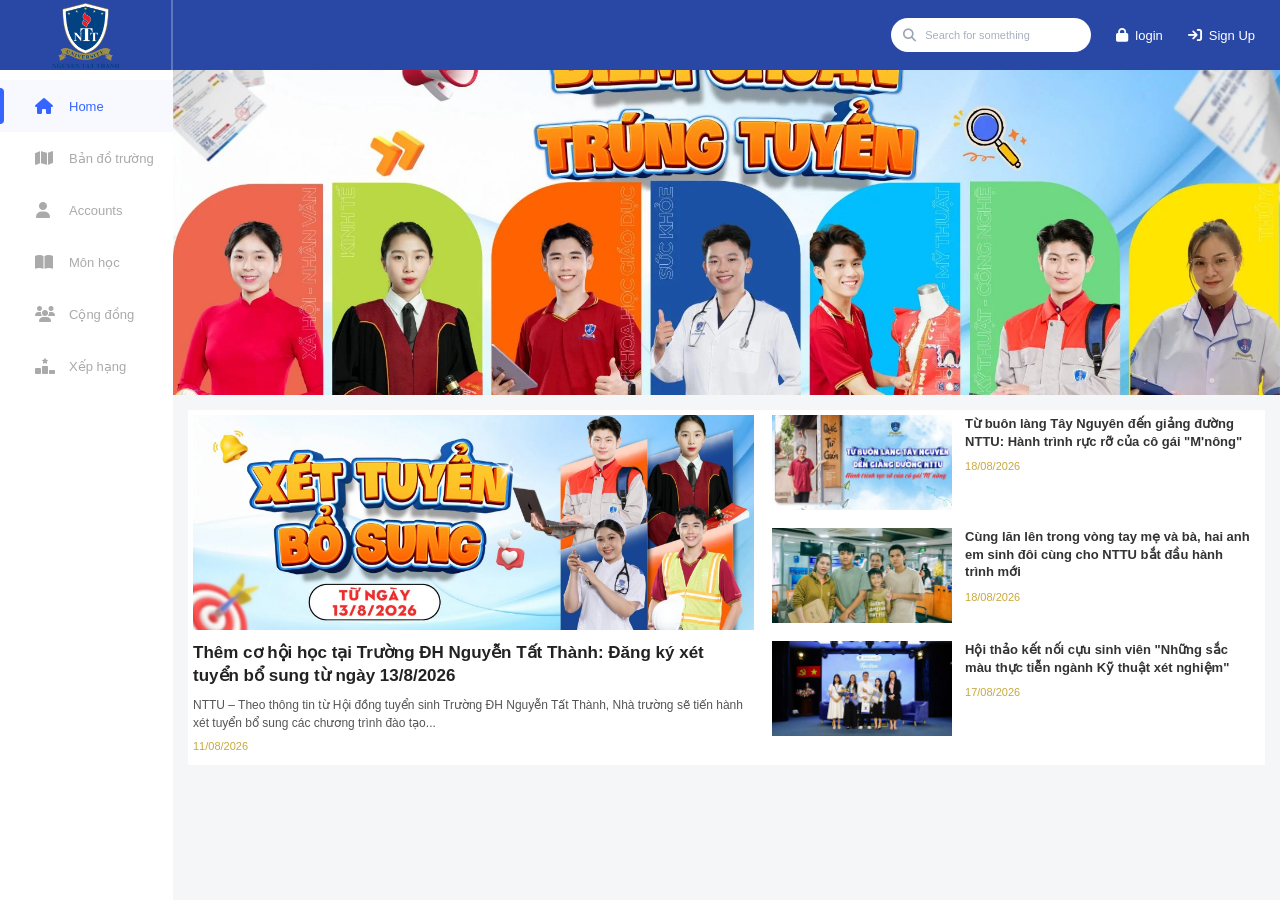
<file: index.html>
<!DOCTYPE html>
<html lang="vi">
<head>
    <meta charset="UTF-8">
    <meta name="viewport" content="width=device-width, initial-scale=1.0">

    <title>NTTU - Home</title>

    <link rel="stylesheet" href="indexStyle.css">

    <!-- Font Awesome -->
    <link rel="stylesheet" href="https://cdnjs.cloudflare.com/ajax/libs/font-awesome/6.5.2/css/all.min.css">
</head>
<body>

<div class="page">
    <!-- ================= HEADER ================= -->
    <header class="header">

        <!-- Logo -->
        <div class="logo-area">
            <img src="images/logo.png" alt="NTTU Logo">
        </div>

        <!-- Header right -->
        <div class="header-right">

            <!-- Search -->
            <div class="search-box">
                <i class="fa-solid fa-magnifying-glass"></i>
                <input
                    type="text"
                    placeholder="Search for something"
                >
            </div>
            <!-- Login -->
            <a href="login.php" class="header-link">
                <i class="fa-solid fa-lock"></i>
                <span>login</span>
            </a>
            <!-- Sign Up -->
            <a href="login.php" class="header-link">
                <i class="fa-solid fa-arrow-right-to-bracket"></i>
                <span>Sign Up</span>
            </a>
        </div>
    </header>

    <!-- ================= MAIN ================= -->
    <div class="main">

        <!-- ================= SIDEBAR ================= -->
        <aside class="sidebar">

            <nav class="menu">

                <a href="#" class="menu-item active">
                    <i class="fa-solid fa-house"></i>
                    <span>Home</span>
                </a>
                <a href="map.html" class="menu-item">
                    <i class="fa-solid fa-map"></i>
                    <span>Bản đồ trường</span>
                </a>
                <a href="login.php" class="menu-item">
                    <i class="fa-solid fa-user"></i>
                    <span>Accounts</span>
                </a>
                <a href="courses.php" class="menu-item">
                    <i class="fa-solid fa-book-open"></i>
                    <span>Môn học</span>
                </a>
                <a href="community.php" class="menu-item">
                    <i class="fa-solid fa-users"></i>
                    <span>Cộng đồng</span>
                </a>

                <a href="ranking_results.php" class="menu-item">
                    <i class="fa-solid fa-ranking-star"></i>
                    <span>Xếp hạng</span>
                </a>

            </nav>

        </aside>

        <!-- ================= CONTENT ================= -->
        <main class="content">

            <!-- Banner -->
            <section class="banner">
                <img
                    src="images/banner.webp"
                    alt="Điểm chuẩn trúng tuyển"
                >
            </section>
            <!-- News -->
            <section class="news-container">

                <!-- ===== MAIN NEWS ===== -->
                <article class="main-news">

                    <img
                        src="images/xettuyen.webp"
                        alt="Xét tuyển bổ sung"
                    >

                    <h2>
                        Thêm cơ hội học tại Trường ĐH Nguyễn Tất Thành:
                        Đăng ký xét tuyển bổ sung từ ngày 13/8/2026
                    </h2>

                    <p class="description">
                        NTTU – Theo thông tin từ Hội đồng tuyển sinh Trường
                        ĐH Nguyễn Tất Thành, Nhà trường sẽ tiến hành xét tuyển
                        bổ sung các chương trình đào tạo...
                    </p>

                    <span class="date">
                        11/08/2026
                    </span>

                </article>

                <!-- ===== SIDE NEWS ===== -->
                <div class="side-news">

                    <!-- News 1 -->
                    <article class="news-item">

                        <img
                            src="images/mnong.webp"
                            alt=""
                        >

                        <div class="news-info">

                            <h3>
                                Từ buôn làng Tây Nguyên đến giảng đường NTTU:
                                Hành trình rực rỡ của cô gái "M'nông"
                            </h3>

                            <span class="date">
                                18/08/2026
                            </span>

                        </div>

                    </article>


                    <!-- News 2 -->
                    <article class="news-item">

                        <img
                            src="images/sinhdoi.webp"
                            alt=""
                        >

                        <div class="news-info">

                            <h3>
                                Cùng lăn lên trong vòng tay mẹ và bà,
                                hai anh em sinh đôi cùng cho NTTU bắt đầu
                                hành trình mới
                            </h3>

                            <span class="date">
                                18/08/2026
                            </span>

                        </div>

                    </article>


                    <!-- News 3 -->
                    <article class="news-item">

                        <img
                            src="images/hoithao.webp"
                            alt=""
                        >

                        <div class="news-info">

                            <h3>
                                Hội thảo kết nối cựu sinh viên
                                "Những sắc màu thực tiễn ngành Kỹ thuật xét nghiệm"
                            </h3>

                            <span class="date">
                                17/08/2026
                            </span>

                        </div>

                    </article>

                </div>

            </section>

        </main>

    </div>

</div>

</body>
</html>
</file>
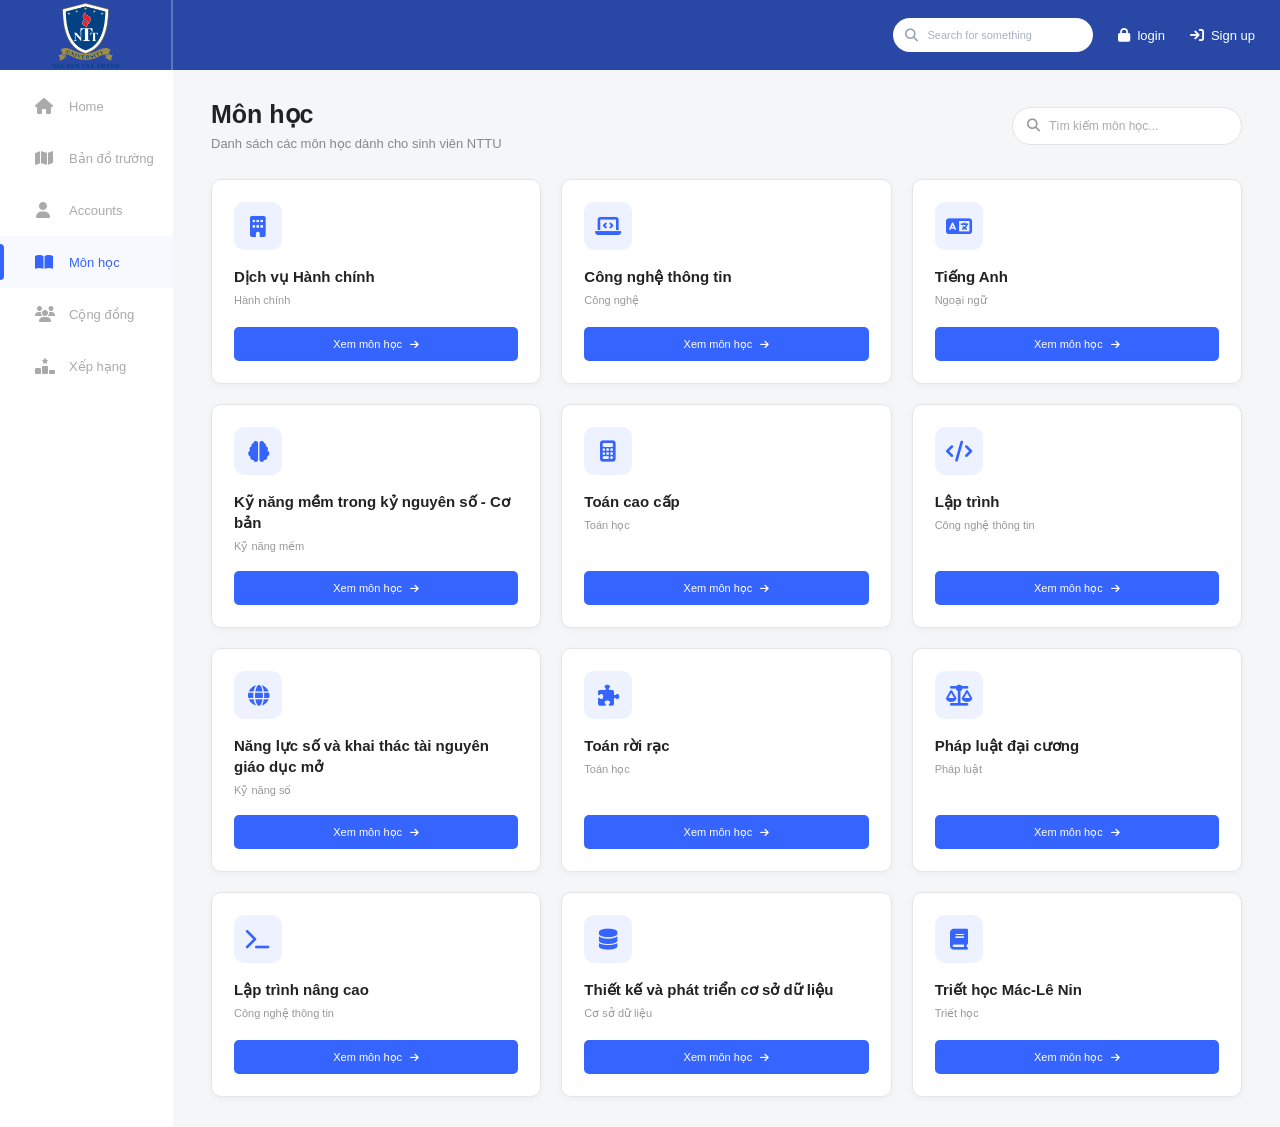
<file: course.html>
<!DOCTYPE html>
<html lang="vi">

<head>
    <meta charset="UTF-8">
    <meta name="viewport" content="width=device-width, initial-scale=1.0">

    <title>NTTU - Môn học</title>

    <link rel="stylesheet" href="indexStyle.css">

    <!-- Font Awesome -->
    <link
        rel="stylesheet"
        href="https://cdnjs.cloudflare.com/ajax/libs/font-awesome/6.5.2/css/all.min.css"
    >
</head>

<body>

<div class="page">

    <!-- ================= HEADER ================= -->

    <header class="header">

        <!-- Logo -->
        <div class="logo-area">
            <img src="images/logo.png" alt="NTTU Logo">
        </div>


        <div class="header-right">

            <!-- Search -->
            <div class="search-box">

                <i class="fa-solid fa-magnifying-glass"></i>

                <input
                    type="text"
                    placeholder="Search for something"
                >

            </div>

            <!-- Login -->
            <a href="login.php" class="header-link">
                <i class="fa-solid fa-lock"></i>
                <span>login</span>
            </a>

            <!-- Sign Up -->
            <a href="login.php" class="header-link">
                <i class="fa-solid fa-arrow-right-to-bracket"></i>
                <span>Sign up</span>
            </a>

        </div>

    </header>


    <!-- ================= MAIN ================= -->

    <div class="main">


        <!-- ================= SIDEBAR ================= -->

        <aside class="sidebar">

            <nav class="menu">

                <!-- Home -->
                <a href="index.html" class="menu-item">

                    <i class="fa-solid fa-house"></i>

                    <span>Home</span>

                </a>


                <!-- Map -->
                <a href="map.html" class="menu-item">
                    <i class="fa-solid fa-map"></i>
                    <span>Bản đồ trường</span>
                </a>

                <!-- Accounts -->
                <a href="account.php" class="menu-item">
                    <i class="fa-solid fa-user"></i>
                    <span>Accounts</span>
                </a>


                <!-- Subjects -->
                <a href="course.html" class="menu-item active">

                    <i class="fa-solid fa-book-open"></i>

                    <span>Môn học</span>

                </a>


                <!-- Community -->
                <a href="community.php" class="menu-item">

                    <i class="fa-solid fa-users"></i>

                    <span>Cộng đồng</span>

                </a>


                <!-- Ranking -->
                <a href="ranking_results.php" class="menu-item">

                    <i class="fa-solid fa-ranking-star"></i>

                    <span>Xếp hạng</span>

                </a>

            </nav>

        </aside>

        <!-- ================= COURSE CONTENT ================= -->

        <main class="course-content">

            <!-- Tiêu đề -->
            <div class="course-header">
                <div>
                    <h1>Môn học</h1>
                    <p>Danh sách các môn học dành cho sinh viên NTTU</p>
                </div>

            <div class="course-search">
                <i class="fa-solid fa-magnifying-glass"></i>
                <input
                    type="text"
                    id="courseSearch"
                    placeholder="Tìm kiếm môn học..."
                >
                </div>
            </div>


            <!-- Danh sách môn học -->
            <div class="course-grid" id="courseGrid">

                <!-- 1 -->
                <div class="course-card">
                    <div class="course-icon">
                    <i class="fa-solid fa-building"></i>
                </div>

                <div class="course-info">
                    <h3>Dịch vụ Hành chính</h3>
                    <p>Hành chính</p>
                </div>

                <a href="#" class="course-button">
                    Xem môn học
                    <i class="fa-solid fa-arrow-right"></i>
                </a>
            </div>


                <!-- 2 -->
                <div class="course-card">
                    <div class="course-icon">
                    <i class="fa-solid fa-laptop-code"></i>
                </div>

                <div class="course-info">
                    <h3>Công nghệ thông tin</h3>
                    <p>Công nghệ</p>
                </div>

                <a href="#" class="course-button">
                    Xem môn học
                    <i class="fa-solid fa-arrow-right"></i>
                </a>
            </div>


        <!-- 3 -->
        <div class="course-card">
            <div class="course-icon">
                <i class="fa-solid fa-language"></i>
            </div>

            <div class="course-info">
                <h3>Tiếng Anh</h3>
                <p>Ngoại ngữ</p>
            </div>

            <a href="#" class="course-button">
                Xem môn học
                <i class="fa-solid fa-arrow-right"></i>
            </a>
        </div>


        <!-- 4 -->
        <div class="course-card">
            <div class="course-icon">
                <i class="fa-solid fa-brain"></i>
            </div>

            <div class="course-info">
                <h3>Kỹ năng mềm trong kỷ nguyên số - Cơ bản</h3>
                <p>Kỹ năng mềm</p>
            </div>

            <a href="#" class="course-button">
                Xem môn học
                <i class="fa-solid fa-arrow-right"></i>
            </a>
        </div>


        <!-- 5 -->
        <div class="course-card">
            <div class="course-icon">
                <i class="fa-solid fa-calculator"></i>
            </div>

            <div class="course-info">
                <h3>Toán cao cấp</h3>
                <p>Toán học</p>
            </div>

            <a href="#" class="course-button">
                Xem môn học
                <i class="fa-solid fa-arrow-right"></i>
            </a>
        </div>


        <!-- 6 -->
        <div class="course-card">
            <div class="course-icon">
                <i class="fa-solid fa-code"></i>
            </div>

            <div class="course-info">
                <h3>Lập trình</h3>
                <p>Công nghệ thông tin</p>
            </div>

            <a href="#" class="course-button">
                Xem môn học
                <i class="fa-solid fa-arrow-right"></i>
            </a>
        </div>


        <!-- 7 -->
        <div class="course-card">
            <div class="course-icon">
                <i class="fa-solid fa-globe"></i>
            </div>

            <div class="course-info">
                <h3>Năng lực số và khai thác tài nguyên giáo dục mở</h3>
                <p>Kỹ năng số</p>
            </div>

            <a href="#" class="course-button">
                Xem môn học
                <i class="fa-solid fa-arrow-right"></i>
            </a>
        </div>


        <!-- 8 -->
        <div class="course-card">
            <div class="course-icon">
                <i class="fa-solid fa-puzzle-piece"></i>
            </div>

            <div class="course-info">
                <h3>Toán rời rạc</h3>
                <p>Toán học</p>
            </div>

            <a href="#" class="course-button">
                Xem môn học
                <i class="fa-solid fa-arrow-right"></i>
            </a>
        </div>


        <!-- 9 -->
        <div class="course-card">
            <div class="course-icon">
                <i class="fa-solid fa-scale-balanced"></i>
            </div>

            <div class="course-info">
                <h3>Pháp luật đại cương</h3>
                <p>Pháp luật</p>
            </div>

            <a href="#" class="course-button">
                Xem môn học
                <i class="fa-solid fa-arrow-right"></i>
            </a>
        </div>


        <!-- 10 -->
        <div class="course-card">
            <div class="course-icon">
                <i class="fa-solid fa-terminal"></i>
            </div>

            <div class="course-info">
                <h3>Lập trình nâng cao</h3>
                <p>Công nghệ thông tin</p>
            </div>

            <a href="#" class="course-button">
                Xem môn học
                <i class="fa-solid fa-arrow-right"></i>
            </a>
        </div>


        <!-- 11 -->
        <div class="course-card">
            <div class="course-icon">
                <i class="fa-solid fa-database"></i>
            </div>

            <div class="course-info">
                <h3>Thiết kế và phát triển cơ sở dữ liệu</h3>
                <p>Cơ sở dữ liệu</p>
            </div>

            <a href="#" class="course-button">
                Xem môn học
                <i class="fa-solid fa-arrow-right"></i>
            </a>
        </div>


        <!-- 12 -->
        <div class="course-card">
            <div class="course-icon">
                <i class="fa-solid fa-book"></i>
            </div>

            <div class="course-info">
                <h3>Triết học Mác-Lê Nin</h3>
                <p>Triết học</p>
            </div>

            <a href="#" class="course-button">
                Xem môn học
                <i class="fa-solid fa-arrow-right"></i>
            </a>
        </div>

    </div>

</main>
        

    </div>

</div>
    <script src="course.js"></script>
</body>

</html>
</file>
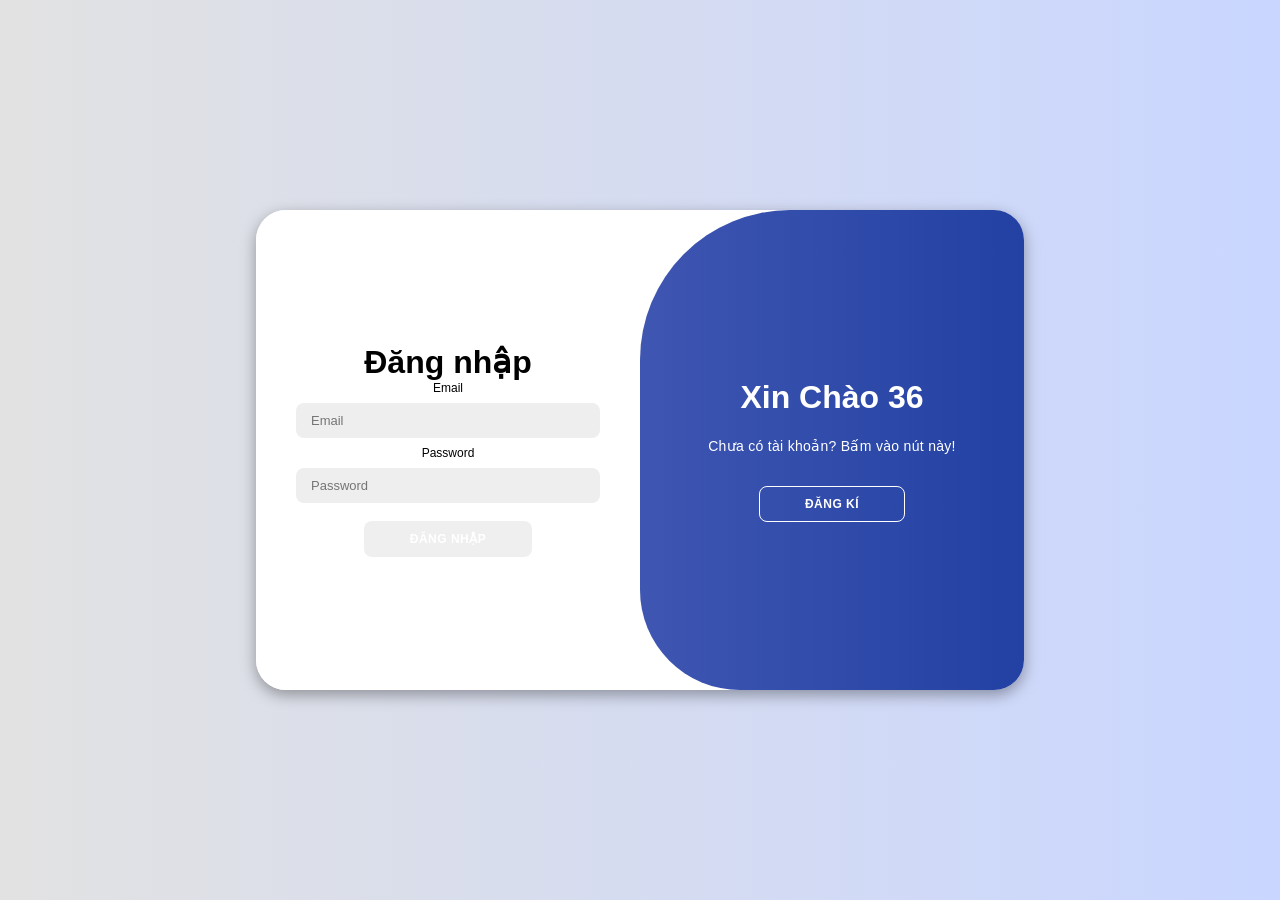
<file: login.html>
<!DOCTYPE html>
<html lang="en">

<head>
    <meta charset="UTF-8">
    <meta name="viewport" content="width=device-width, initial-scale=1.0">
        <link rel="stylesheet" href="style.css">
    <title>Login page</title>
</head>

<body>

    <div class="container" id="container">
        <div class="form-container sign-up">
            <form>
                <h1>Tạo tài khoản </h1>
                <span>Email</span>
                 <input type="email" placeholder="Email">
                <span>Password</span>
                <input type="password" placeholder="Password">
                <button>Tạo tài khoản</button>
            </form>
        </div>
        <div class="form-container sign-in">
            <form>
                <h1>Đăng nhập</h1>
                <span>Email</span>
                <input type="email" placeholder="Email">
                <span>Password</span>
                <input type="password" placeholder="Password">
                  <button>Đăng nhập</button>
            </form>
        </div>
        <div class="toggle-container">
            <div class="toggle">
                <div class="toggle-panel toggle-left">
                    <h1>Xin Chào 36</h1>
                    <p>Bạn đã có tài khoản? Bấm vào nút này!</p>
                    <button class="hidden" id="login">Đăng nhập</button>
                </div>
                <div class="toggle-panel toggle-right">
                    <h1>Xin Chào 36</h1>
                    <p>Chưa có tài khoản? Bấm vào nút này!</p>
                    <button class="hidden" id="register">Đăng kí</button>
                </div>
            </div>
        </div>
    </div>

    <script src="js.js"></script>
</body>

</html>
</file>
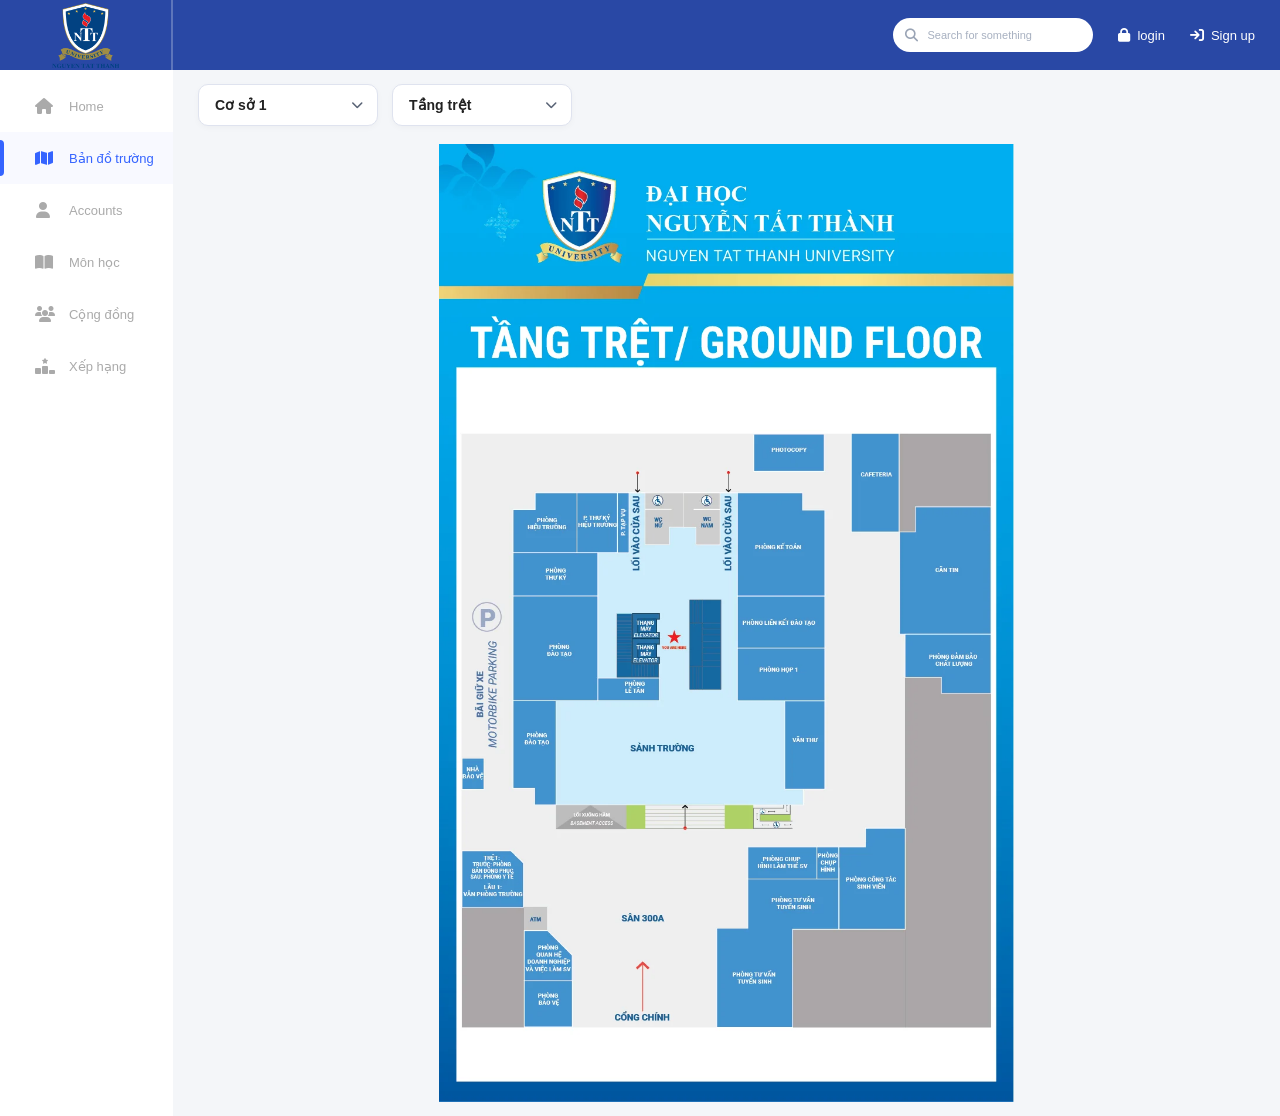
<file: map.html>
<!DOCTYPE html>
<html lang="vi">

<head>
    <meta charset="UTF-8">
    <meta name="viewport" content="width=device-width, initial-scale=1.0">

    <title>NTTU - Bản đồ trường</title>

    <link rel="stylesheet" href="indexStyle.css">

    <!-- Font Awesome -->
    <link
        rel="stylesheet"
        href="https://cdnjs.cloudflare.com/ajax/libs/font-awesome/6.5.2/css/all.min.css"
    >
</head>

<body>

<div class="page">

    <!-- ================= HEADER ================= -->

    <header class="header">

        <!-- Logo -->
        <div class="logo-area">
            <img src="images/logo.png" alt="NTTU Logo">
        </div>


        <div class="header-right">

            <!-- Search -->
            <div class="search-box">

                <i class="fa-solid fa-magnifying-glass"></i>

                <input
                    type="text"
                    placeholder="Search for something"
                >

            </div>


            <!-- Login -->
            <a href="login.php" class="header-link">
                <i class="fa-solid fa-lock"></i>
                <span>login</span>
            </a>

            <!-- Sign Up -->
            <a href="login.php" class="header-link">
                <i class="fa-solid fa-arrow-right-to-bracket"></i>
                <span>Sign up</span>
            </a>

        </div>

    </header>

    <!-- ================= MAIN ================= -->

    <div class="main">

        <!-- ================= SIDEBAR ================= -->

        <aside class="sidebar">

            <nav class="menu">

                <!-- Home -->
                <a href="index.html" class="menu-item">

                    <i class="fa-solid fa-house"></i>

                    <span>Home</span>

                </a>


                <!-- Map -->
                <a href="map.html" class="menu-item active">

                    <i class="fa-solid fa-map"></i>

                    <span>Bản đồ trường</span>

                </a>


                <!-- Accounts -->
                <a href="login.php" class="menu-item">

                    <i class="fa-solid fa-user"></i>

                    <span>Accounts</span>

                </a>


                <!-- Subjects -->
                <a href="course.html" class="menu-item">

                    <i class="fa-solid fa-book-open"></i>

                    <span>Môn học</span>

                </a>


                <!-- Community -->
                <a href="community.php" class="menu-item">

                    <i class="fa-solid fa-users"></i>

                    <span>Cộng đồng</span>

                </a>


                <!-- Ranking -->
                <a href="ranking_results.php" class="menu-item">

                    <i class="fa-solid fa-ranking-star"></i>

                    <span>Xếp hạng</span>

                </a>


            </nav>

        </aside>


        <!-- ================= CONTENT ================= -->

    
<main class="content map-content">

    <!-- Bộ chọn cơ sở + tầng -->
    <div class="map-controls">

        <!-- Chọn cơ sở -->
        <div class="branch-select" id="branchSelect">

            <button class="branch-select-button" id="branchButton">
                <span id="selectedBranch">Cơ sở 1</span>
                <i class="fa-solid fa-chevron-down"></i>
            </button>

            <div class="branch-dropdown" id="branchDropdown">

                <div class="branch-option active"
                     data-branch="coso1">
                    Cơ sở 1
                </div>

                <div class="branch-option"
                     data-branch="coso3">
                    Cơ sở 3
                </div>

                <div class="branch-option"
                     data-branch="coso4">
                    Cơ sở 4
                </div>

            </div>

        </div>


        <!-- Chọn tầng -->
        <div class="floor-select" id="floorSelect">

            <button class="floor-select-button" id="floorButton">
                <span id="selectedFloor">Tầng trệt</span>
                <i class="fa-solid fa-chevron-down"></i>
            </button>

            <div class="floor-dropdown" id="floorDropdown">
                <!-- JS tự tạo -->
            </div>

        </div>

    </div>


    <!-- Bản đồ -->
    <div class="map-wrapper">

        <img
            src="images/map/CoSo1/TRET.webp"
            alt="Bản đồ Cơ sở 1 - Tầng trệt"
            class="campus-map"
            id="campusMap"
        >

    </div>

</main>

    </div>

</div>
    <script src="map.js"></script>
</body>

</html>
</file>
<file: indexStyle.css>
/* =========================
   RESET
========================= */

* {
    margin: 0;
    padding: 0;
    box-sizing: border-box;
}

html,
body {
    width: 100%;
    min-height: 100%;
}

body {
    font-family: Arial, Helvetica, sans-serif;
    background: #f4f5f7;
    color: #333;
}

a {
    text-decoration: none;
    color: inherit;
}


/* =========================
   PAGE
========================= */

.page {
    width: 100%;
    min-height: 100vh;
}


/* =========================
   HEADER
========================= */

.header {
    height: 70px;

    background: #2948a5;

    display: flex;
    align-items: center;

    color: white;
}


/* Logo */

.logo-area {
    width: 173px;
    height: 70px;

    border-right: 2px solid rgba(255, 255, 255, 0.25);

    display: flex;
    justify-content: center;
    align-items: center;
}

.logo-area img {
    width: 75px;
    height: 65px;

    object-fit: contain;
}


/* Header right */

.header-right {
    flex: 1;

    display: flex;
    justify-content: flex-end;
    align-items: center;

    gap: 25px;

    padding-right: 25px;
}


/* Search */

.search-box {
    width: 200px;
    height: 34px;

    background: white;

    border-radius: 20px;

    display: flex;
    align-items: center;

    padding: 0 12px;

    color: #9aa4b5;
}

.search-box i {
    font-size: 13px;
    margin-right: 9px;
}

.search-box input {
    width: 100%;

    border: none;
    outline: none;

    font-size: 11px;

    color: #555;
}

.search-box input::placeholder {
    color: #a7b0c0;
}


/* Login / Signup */

.header-link {
    display: flex;
    align-items: center;

    gap: 7px;

    font-size: 13px;

    color: white;

    transition: 0.2s;
}

.header-link i {
    font-size: 14px;
}

.header-link:hover {
    opacity: 0.7;
}


/* =========================
   MAIN
========================= */

.main {
    display: flex;

    min-height: calc(100vh - 70px);
}


/* =========================
   SIDEBAR
========================= */

.sidebar {
    width: 173px;

    background: white;

    flex-shrink: 0;
}


/* Menu */

.menu {
    padding-top: 10px;
}


/* Menu item */

.menu-item {
    height: 52px;

    display: flex;
    align-items: center;

    padding-left: 35px;

    gap: 18px;

    color: #aaa;

    font-size: 13px;

    position: relative;

    transition: 0.2s;
}

.menu-item i {
    width: 16px;

    text-align: center;

    font-size: 16px;
}


/* Hover */

.menu-item:hover {
    color: #4169e1;

    background: #f5f7ff;
}


/* Active */

.menu-item.active {
    color: #3564ff;

    background: #f8f9ff;
}

.menu-item.active::before {
    content: "";

    position: absolute;

    left: 0;
    top: 8px;
    bottom: 8px;

    width: 4px;

    background: #3564ff;

    border-radius: 0 4px 4px 0;
}


/* =========================
   CONTENT
========================= */

.content {
    flex: 1;

    min-width: 0;

    background: #f5f6f8;
}


/* =========================
   BANNER
========================= */

.banner {
    width: 100%;

    height: 325px;

    overflow: hidden;
}

.banner img {
    width: 100%;
    height: 100%;

    object-fit: cover;

    display: block;
}


/* =========================
   NEWS CONTAINER
========================= */

.news-container {
    margin: 15px;

    padding: 5px;

    background: white;

    display: grid;

    grid-template-columns: 1.15fr 1fr;

    gap: 18px;
}


/* =========================
   MAIN NEWS
========================= */

.main-news {
    padding: 0 0 8px 0;
}

.main-news img {
    width: 100%;

    height: 215px;

    object-fit: cover;

    display: block;
}

.main-news h2 {
    font-size: 17px;

    line-height: 1.35;

    margin: 12px 0 8px;

    color: #222;
}

.description {
    font-size: 12px;

    line-height: 1.5;

    color: #555;

    margin-bottom: 8px;
}


/* =========================
   DATE
========================= */

.date {
    display: block;

    font-size: 11px;

    color: #c8a83b;

    margin-top: 7px;
}


/* =========================
   SIDE NEWS
========================= */

.side-news {
    display: flex;

    flex-direction: column;

    gap: 18px;
}


/* Individual news */

.news-item {
    display: grid;

    grid-template-columns: 180px 1fr;

    gap: 13px;

    min-height: 95px;
}

.news-item img {
    width: 180px;
    height: 95px;

    object-fit: cover;

    display: block;
}


/* News text */

.news-info {
    padding-right: 5px;
}

.news-info h3 {
    font-size: 13px;

    line-height: 1.35;

    color: #333;
}

.news-info .date {
    margin-top: 10px;
}


/* =========================
   RESPONSIVE
========================= */

@media (max-width: 900px) {

    .sidebar {
        width: 70px;
    }

    .logo-area {
        width: 70px;
    }

    .menu-item {
        justify-content: center;

        padding-left: 0;
    }

    .menu-item span {
        display: none;
    }

    .header-right {
        gap: 12px;
    }

    .search-box {
        width: 160px;
    }

    .news-container {
        grid-template-columns: 1fr;
    }
}


@media (max-width: 600px) {

    .header {
        height: 60px;
    }

    .logo-area {
        height: 60px;
        width: 60px;
    }

    .logo-area img {
        width: 55px;
    }

    .header-link span {
        display: none;
    }

    .search-box {
        width: 140px;
    }

    .banner {
        height: 200px;
    }

    .news-item {
        grid-template-columns: 120px 1fr;
    }

    .news-item img {
        width: 120px;
        height: 75px;
    }
}
/* =========================
   PROFILE AVATAR
========================= */

.profile-avatar {
    width: 42px;
    height: 42px;

    border-radius: 50%;

    overflow: hidden;

    margin-right: 0;
}

.profile-avatar img {
    width: 100%;
    height: 100%;

    object-fit: cover;
}


/* =========================
   MAP PAGE
========================= */

.map-content {
    background: #f4f6f9;

    padding: 14px 25px;

    overflow: hidden;
}


/* Map wrapper */

.map-wrapper {
    width: 100%;

    min-height: calc(100vh - 98px);

    display: flex;

    justify-content: center;
    align-items: flex-start;

    position: relative;
}


/* =========================
   MAP CONTROLS
========================= */

.map-controls {
    display: flex;
    align-items: center;
    gap: 14px;
    flex-wrap: wrap;
    margin-bottom: 18px;
}

.branch-select,
.floor-select {
    position: relative;
    min-width: 180px;
}

.branch-select-button,
.floor-select-button {
    width: 100%;
    height: 42px;

    background: #ffffff;
    border: 1px solid #dfe3ef;
    border-radius: 10px;

    display: flex;
    align-items: center;
    justify-content: space-between;

    padding: 0 14px 0 16px;

    color: #222;
    font-size: 14px;
    font-weight: 600;

    cursor: pointer;
    transition: 0.2s ease;
    box-shadow: 0 2px 6px rgba(0, 0, 0, 0.03);
}

.branch-select-button:hover,
.floor-select-button:hover {
    border-color: #b9c7f5;
    box-shadow: 0 4px 10px rgba(53, 100, 255, 0.08);
}

.branch-select-button i,
.floor-select-button i {
    font-size: 12px;
    color: #5a6476;
}

.branch-dropdown,
.floor-dropdown {
    position: absolute;
    top: calc(100% + 8px);
    left: 0;
    right: 0;

    background: #ffffff;
    border: 1px solid #e7ebf3;
    border-radius: 10px;
    box-shadow: 0 10px 26px rgba(0, 0, 0, 0.12);

    display: none;
    z-index: 30;
    overflow: hidden;
}

.branch-select.open .branch-dropdown,
.floor-select.open .floor-dropdown {
    display: block;
}

.branch-option,
.floor-option {
    padding: 12px 14px;
    font-size: 14px;
    color: #2d3748;
    background: white;
    cursor: pointer;
    transition: 0.2s ease;
}

.branch-option:hover,
.floor-option:hover {
    background: #f4f7ff;
    color: #1d4ed8;
}

.branch-option.active,
.floor-option.active {
    background: #edf3ff;
    color: #1a56db;
    font-weight: 700;
}

.floor-select.disabled .floor-select-button {
    background: #f3f5f9;
    color: #7d8699;
    cursor: default;
    opacity: 0.8;
}

.floor-select.disabled .floor-select-button i {
    color: #97a1b3;
}


/* Campus map */

.campus-map {
    width: min(575px, 65%);

    height: auto;

    display: block;

    object-fit: contain;
}


/* =========================
   LEGEND
========================= */

.map-legend {
    position: absolute;

    left: calc(50% + 300px);

    top: 60px;

    display: flex;

    flex-direction: column;

    gap: 20px;
}


/* Legend item */

.legend-item {
    display: flex;

    align-items: center;

    gap: 16px;

    min-width: 150px;

    font-size: 14px;

    color: #222;
}


/* Legend square */

.legend-color {
    width: 42px;
    height: 40px;

    border-radius: 7px;

    flex-shrink: 0;
}


/* Ground floor */

.legend-color.tret {
    background: #4296cf;
}


/* First floor */

.legend-color.tang1 {
    background: #f26870;
}


/* Stairs */

.legend-color.stair {
    background:
        repeating-linear-gradient(
            90deg,
            #f26870 0px,
            #f26870 1px,
            white 1px,
            white 4px
        );

    border: 1px solid #f26870;
}


/* =========================
   RESPONSIVE MAP
========================= */

@media (max-width: 1000px) {

    .map-legend {
        position: static;

        margin-left: 35px;

        margin-top: 60px;
    }

    .map-wrapper {
        align-items: flex-start;
    }

}


@media (max-width: 700px) {

    .map-content {
        padding: 10px;
    }

    .map-wrapper {
        flex-direction: column;

        align-items: center;
    }

    .campus-map {
    width: 500px;
    height: auto;
    display: block;
    object-fit: contain;
    }

    .map-legend {
    position: absolute;

    top: 75px;
    left: calc(50% + 345px);

    display: flex;
    flex-direction: column;
    gap: 25px;
}

    .legend-item {
        min-width: auto;

        font-size: 12px;
    }

    .legend-color {
        width: 30px;
        height: 30px;
    }

}
/* =========================
   COMMUNITY PAGE
========================= */

.community-content {
    flex: 1;
    min-width: 0;

    background: #f5f6f8;

    padding: 30px 38px;

    overflow-y: auto;
}


/* =========================
   POST FILTER
========================= */

.post-filter {
    display: flex;
    align-items: center;

    gap: 8px;

    margin-bottom: 25px;
}

.filter-btn {
    border: none;

    background: #e9ebee;

    color: #888;

    padding: 7px 14px;

    border-radius: 20px;

    font-size: 12px;

    cursor: pointer;

    transition: 0.2s;
}

.filter-btn i {
    margin-right: 4px;
}

.filter-btn:hover {
    background: #dfe3e8;

    color: #555;
}

.filter-btn.active {
    background: #3564ff;

    color: white;
}


/* =========================
   POSTS
========================= */

.posts-container {
    width: 100%;

    max-width: 850px;

    display: flex;

    flex-direction: column;

    gap: 18px;
}


/* =========================
   POST CARD
========================= */

.post-card {
    background: white;

    border: 1px solid #e5e5e5;

    border-radius: 5px;

    padding: 20px 22px;

    box-shadow: 0 2px 5px rgba(0, 0, 0, 0.04);

    transition: 0.2s;
}

.post-card:hover {
    box-shadow: 0 4px 12px rgba(0, 0, 0, 0.08);

    transform: translateY(-1px);
}


/* =========================
   POST HEADER
========================= */

.post-header {
    display: flex;

    align-items: center;

    position: relative;
}

.post-avatar {
    width: 38px;
    height: 38px;

    border-radius: 50%;

    object-fit: cover;

    margin-right: 12px;
}

.post-user {
    display: flex;

    flex-direction: column;

    gap: 3px;
}

.post-user strong {
    font-size: 13px;

    color: #333;
}

.post-user span {
    font-size: 10px;

    color: #aaa;
}


/* More button */

.post-more {
    margin-left: auto;

    border: none;

    background: transparent;

    color: #888;

    font-size: 16px;

    cursor: pointer;

    padding: 5px 8px;
}

.post-more:hover {
    color: #333;
}


/* =========================
   POST TITLE
========================= */

.post-title {
    font-size: 15px;

    color: #222;

    margin-top: 14px;

    margin-bottom: 8px;

    line-height: 1.4;
}


/* =========================
   POST DESCRIPTION
========================= */

.post-description {
    font-size: 12px;

    line-height: 1.6;

    color: #777;

    margin-bottom: 15px;
}


/* =========================
   POST FOOTER
========================= */

.post-footer {
    display: flex;

    justify-content: space-between;

    align-items: center;

    gap: 15px;
}


/* =========================
   TAGS
========================= */

.post-tags {
    display: flex;

    flex-wrap: wrap;

    gap: 6px;
}

.post-tags span {
    background: #eeeeee;

    color: #999;

    padding: 5px 9px;

    border-radius: 4px;

    font-size: 10px;
}


/* =========================
   POST STATS
========================= */

.post-stats {
    display: flex;

    align-items: center;

    gap: 15px;

    color: #999;

    font-size: 11px;

    white-space: nowrap;
}

.post-stats span {
    display: flex;

    align-items: center;

    gap: 5px;
}

.post-stats i {
    font-size: 11px;
}
.loading,
.no-post {
    text-align: center;

    padding: 40px;

    color: #999;

    font-size: 13px;
}


.error-message {
    background: white;

    padding: 40px;

    text-align: center;

    color: #999;

    border-radius: 5px;
}

.error-message i {
    font-size: 25px;

    margin-bottom: 10px;

    display: block;
}
/* =========================
   COURSE PAGE
========================= */

.course-content {
    flex: 1;
    min-width: 0;

    background: #f5f6f8;

    padding: 30px 38px;

    overflow-y: auto;
}


/* =========================
   COURSE HEADER
========================= */

.course-header {
    display: flex;

    justify-content: space-between;
    align-items: center;

    margin-bottom: 28px;
}

.course-header h1 {
    font-size: 25px;

    color: #222;

    margin-bottom: 7px;
}

.course-header p {
    font-size: 13px;

    color: #888;
}


/* =========================
   COURSE SEARCH
========================= */

.course-search {
    width: 230px;
    height: 38px;

    background: white;

    border: 1px solid #e3e3e3;

    border-radius: 20px;

    display: flex;
    align-items: center;

    padding: 0 14px;

    color: #999;
}

.course-search i {
    font-size: 13px;

    margin-right: 9px;
}

.course-search input {
    width: 100%;

    border: none;

    outline: none;

    font-size: 12px;

    color: #444;
}

.course-search input::placeholder {
    color: #aaa;
}


/* =========================
   COURSE GRID
========================= */

.course-grid {
    display: grid;

    grid-template-columns: repeat(3, 1fr);

    gap: 20px;
}


/* =========================
   COURSE CARD
========================= */

.course-card {
    background: white;

    border: 1px solid #e5e5e5;

    border-radius: 10px;

    padding: 22px;

    min-height: 205px;

    display: flex;

    flex-direction: column;

    transition: 0.25s;

    box-shadow: 0 2px 6px rgba(0, 0, 0, 0.04);
}

.course-card:hover {
    transform: translateY(-4px);

    box-shadow: 0 7px 18px rgba(0, 0, 0, 0.09);

    border-color: #d5ddff;
}


/* =========================
   COURSE ICON
========================= */

.course-icon {
    width: 48px;
    height: 48px;

    border-radius: 10px;

    background: #eef2ff;

    color: #3564ff;

    display: flex;

    justify-content: center;
    align-items: center;

    margin-bottom: 16px;
}

.course-icon i {
    font-size: 21px;
}


/* =========================
   COURSE INFO
========================= */

.course-info {
    flex: 1;
}

.course-info h3 {
    font-size: 15px;

    line-height: 1.4;

    color: #222;

    margin-bottom: 7px;
}

.course-info p {
    font-size: 11px;

    color: #999;
}


/* =========================
   COURSE BUTTON
========================= */

.course-button {
    margin-top: 18px;

    height: 34px;

    background: #3564ff;

    color: white;

    border-radius: 5px;

    display: flex;

    justify-content: center;

    align-items: center;

    gap: 8px;

    font-size: 11px;

    transition: 0.2s;
}

.course-button:hover {
    background: #294fcf;
}

.course-button i {
    font-size: 10px;
}
/* =========================
   RESPONSIVE COURSE
========================= */

@media (max-width: 1100px) {

    .course-grid {
        grid-template-columns: repeat(2, 1fr);
    }

}


@media (max-width: 700px) {

    .course-content {
        padding: 20px 15px;
    }

    .course-header {
        flex-direction: column;

        align-items: flex-start;

        gap: 15px;
    }

    .course-search {
        width: 100%;
    }

    .course-grid {
        grid-template-columns: 1fr;
    }

}
</file>
<file: style.css>
*{
    margin: 0;
    padding: 0;
    box-sizing: border-box;
    font-family: 'Montserrat', sans-serif;
}
body{
    background-color: #c9d6ff;
    background: linear-gradient(to right, #e2e2e2, #c9d6ff);
    display: flex;
    align-items: center;
    justify-content: center;
    flex-direction: column;
    height: 100vh;
}

.container{
    background-color: #fff;
    border-radius: 30px;
    box-shadow: 0 5px 15px rgba(0, 0, 0, 0.35);
    position: relative;
    overflow: hidden;
    width: 768px;
    max-width: 100%;
    min-height: 480px;
}

.container p{
    font-size: 14px;
    line-height: 20px;
    letter-spacing: 0.3px;
    margin: 20px 0;
}

.container span{
    font-size: 12px;
}

.container a{
    color: #333;
    font-size: 13px;
    text-decoration: none;
    margin: 15px 0 10px;
}

.container button{
    background-color: 2241A3;
    color: #fff;
    font-size: 12px;
    padding: 10px 45px;
    border: 1px solid transparent;
    border-radius: 8px;
    font-weight: 600;
    letter-spacing: 0.5px;
    text-transform: uppercase;
    margin-top: 10px;
    cursor: pointer;
}

.container button.hidden{
    background-color: transparent;
    border-color: #fff;
}

.container form{
    background-color: #fff;
    display: flex;
    align-items: center;
    justify-content: center;
    flex-direction: column;
    padding: 0 40px;
    height: 100%;
}

.container input{
    background-color: #eee;
    border: none;
    margin: 8px 0;
    padding: 10px 15px;
    font-size: 13px;
    border-radius: 8px;
    width: 100%;
    outline: none;
}

.form-container{
    position: absolute;
    top: 0;
    height: 100%;
    transition: all 0.6s ease-in-out;
}

.sign-in{
    left: 0;
    width: 50%;
    z-index: 2;
}

.container.active .sign-in{
    transform: translateX(100%);
}

.sign-up{
    left: 0;
    width: 50%;
    opacity: 0;
    z-index: 1;
}

.container.active .sign-up{
    transform: translateX(100%);
    opacity: 1;
    z-index: 5;
    animation: move 0.6s;
}

@keyframes move{
    0%, 49.99%{
        opacity: 0;
        z-index: 1;
    }
    50%, 100%{
        opacity: 1;
        z-index: 5;
    }
}

.social-icons{
    margin: 20px 0;
}

.social-icons a{
    border: 1px solid #ccc;
    border-radius: 20%;
    display: inline-flex;
    justify-content: center;
    align-items: center;
    margin: 0 3px;
    width: 40px;
    height: 40px;
}

.toggle-container{
    position: absolute;
    top: 0;
    left: 50%;
    width: 50%;
    height: 100%;
    overflow: hidden;
    transition: all 0.6s ease-in-out;
    border-radius: 150px 0 0 100px;
    z-index: 1000;
}

.container.active .toggle-container{
    transform: translateX(-100%);
    border-radius: 0 150px 100px 0;
}

.toggle{
    background-color: #2241A3;
    height: 100%;
    background: linear-gradient(to right, #5c6bc0, #2241A3);
    color: #fff;
    position: relative;
    left: -100%;
    height: 100%;
    width: 200%;
    transform: translateX(0);
    transition: all 0.6s ease-in-out;
}

.container.active .toggle{
    transform: translateX(50%);
}

.toggle-panel{
    position: absolute;
    width: 50%;
    height: 100%;
    display: flex;
    align-items: center;
    justify-content: center;
    flex-direction: column;
    padding: 0 30px;
    text-align: center;
    top: 0;
    transform: translateX(0);
    transition: all 0.6s ease-in-out;
}

.toggle-left{
    transform: translateX(-200%);
}

.container.active .toggle-left{
    transform: translateX(0);
}

.toggle-right{
    right: 0;
    transform: translateX(0);
}

.container.active .toggle-right{
    transform: translateX(200%);
}
</file>
